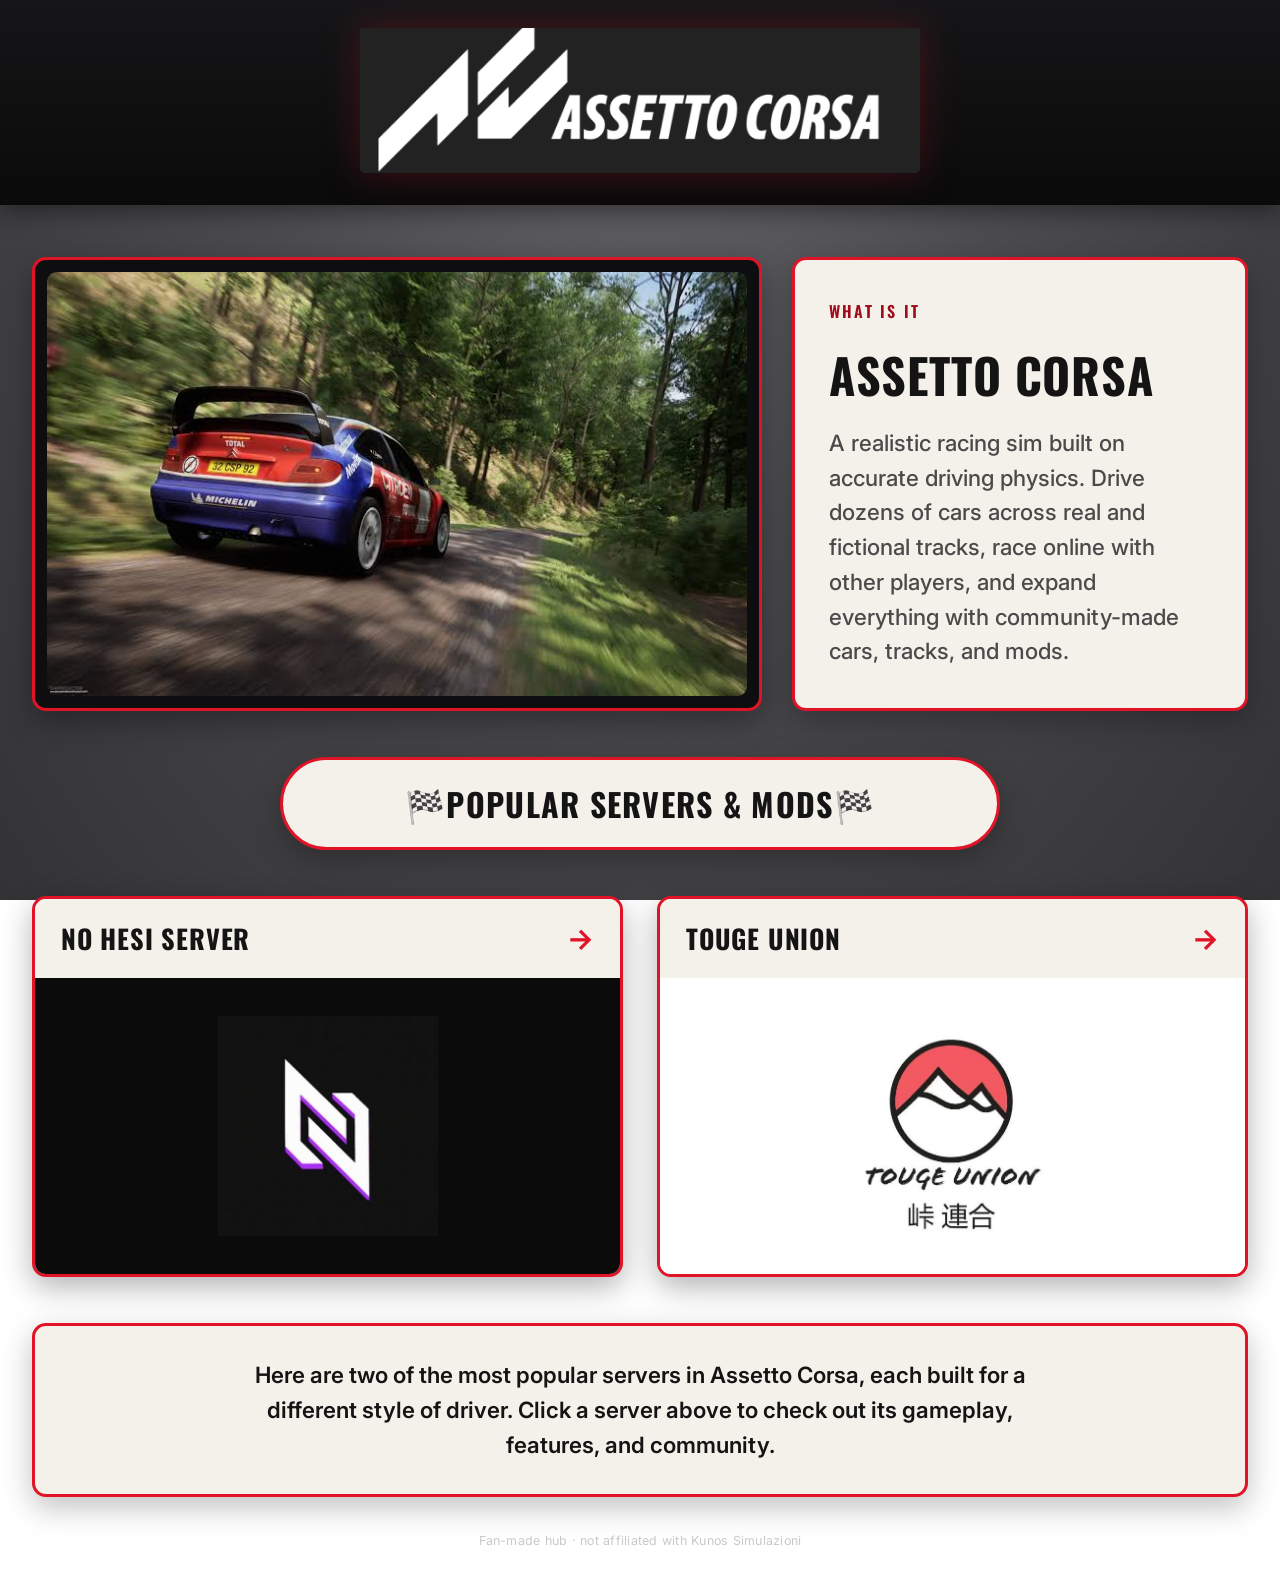
<file: index.html>
<!DOCTYPE html>
<html lang="en">
<head>
<meta charset="UTF-8">
<meta name="viewport" content="width=device-width, initial-scale=1.0">
<title>Assetto Corsa — Servers & Mods</title>
<meta name="description" content="Assetto Corsa hub: game overview and the two most popular community servers, No Hesi and Touge Union.">
<link rel="preconnect" href="https://fonts.googleapis.com">
<link rel="preconnect" href="https://fonts.gstatic.com" crossorigin>
<link href="https://fonts.googleapis.com/css2?family=Oswald:wght@500;600;700&family=Inter:wght@400;500;600&display=swap" rel="stylesheet">
<link rel="stylesheet" href="style.css">
</head>
<body>

<header>
    <img src="images/acbanner.png" alt="Assetto Corsa" class="logo">
</header>

<main>

    <!-- Top Information -->
    <section class="top-section">

        <div class="image-box">
            <img src="images/accar.png" alt="Rally car cutting through a forest stage in Assetto Corsa">
        </div>

        <div class="text-box">
            <span class="eyebrow">What is it</span>
            <h2>Assetto Corsa</h2>
            <p>
                A realistic racing sim built on accurate driving physics.
                Drive dozens of cars across real and fictional tracks,
                race online with other players, and expand everything
                with community-made cars, tracks, and mods.
            </p>
        </div>

    </section>

    <!-- Section Heading -->
    <section class="heading">
        <h2>🏁Popular Servers &amp; Mods🏁</h2>
    </section>

    <!-- Cards -->
    <section class="cards">

        <a href="no-hesi.html" class="card">
            <div class="card-head">
                <h3>No Hesi Server</h3>
                <span class="arrow">→</span>
            </div>
            <div class="card-body dark">
                <img src="images/nohesilogo.png" alt="No Hesi Server logo">
            </div>
        </a>

        <a href="touge-union.html" class="card">
            <div class="card-head">
                <h3>Touge Union</h3>
                <span class="arrow">→</span>
            </div>
            <div class="card-body light">
                <img src="images/tougelogo.png" alt="Touge Union logo">
            </div>
        </a>

    </section>

    <!-- Bottom Text -->
    <section class="bottom-text">
        <p>
            Here are two of the most popular servers in Assetto Corsa, each built
            for a different style of driver. Click a server above to check out its
            gameplay, features, and community.
        </p>
    </section>

</main>

<footer>
    <p>Fan-made hub &middot; not affiliated with Kunos Simulazioni</p>
</footer>

</body>
</html>
</file>
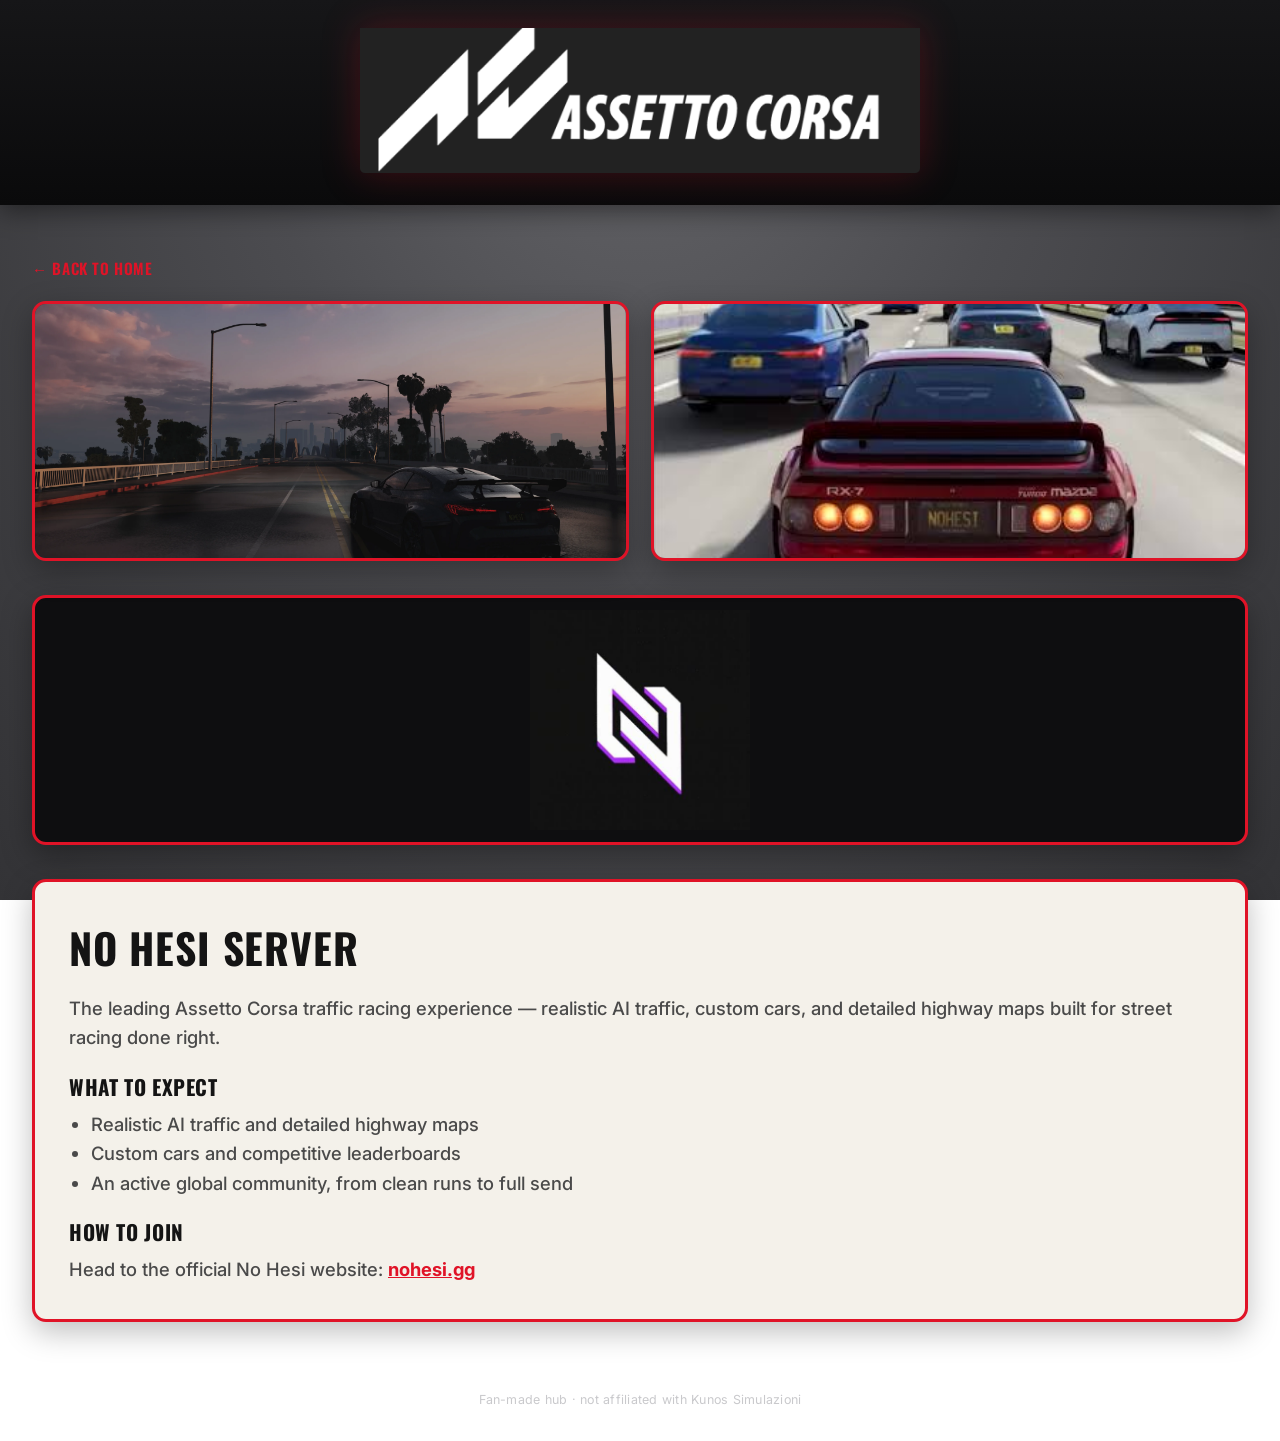
<file: no-hesi.html>
<!DOCTYPE html>
<html lang="en">
<head>
<meta charset="UTF-8">
<meta name="viewport" content="width=device-width, initial-scale=1.0">
<title>No Hesi Server — Assetto Corsa</title>
<meta name="description" content="No Hesi Server: an Assetto Corsa community server built for aggressive, no-hesitation racing.">
<link rel="preconnect" href="https://fonts.googleapis.com">
<link rel="preconnect" href="https://fonts.gstatic.com" crossorigin>
<link href="https://fonts.googleapis.com/css2?family=Oswald:wght@500;600;700&family=Inter:wght@400;500;600&display=swap" rel="stylesheet">
<link rel="stylesheet" href="style.css">
</head>
<body>

<header>
    <img src="images/acbanner.png" alt="Assetto Corsa" class="logo">
</header>

<main>

    <a href="index.html" class="back-link">← Back to home</a>

    <div class="gallery">
        <img src="images/nohesi-1.webp" alt="No Hesi car parked on a bridge at dusk">
        <img src="images/nohesi-2.jpg" alt="No Hesi car racing in traffic">
    </div>

    <div class="detail-hero dark">
        <img src="images/nohesilogo.png" alt="No Hesi Server logo">
    </div>

    <div class="detail-box">
        <h1>No Hesi Server</h1>
        <p>
            The leading Assetto Corsa traffic racing experience — realistic
            AI traffic, custom cars, and detailed highway maps built for
            street racing done right. 
        </p>

        <h3>What to expect</h3>
        <ul>
            <li>Realistic AI traffic and detailed highway maps</li>
            <li>Custom cars and competitive leaderboards</li>
            <li>An active global community, from clean runs to full send</li>
        </ul>

        <h3>How to join</h3>
        <p>
            Head to the official No Hesi website:
            <a href="https://nohesi.gg/" class="inline-link">nohesi.gg</a>
        </p>
    </div>

</main>

<footer>
    <p>Fan-made hub &middot; not affiliated with Kunos Simulazioni</p>
</footer>

</body>
</html>
</file>
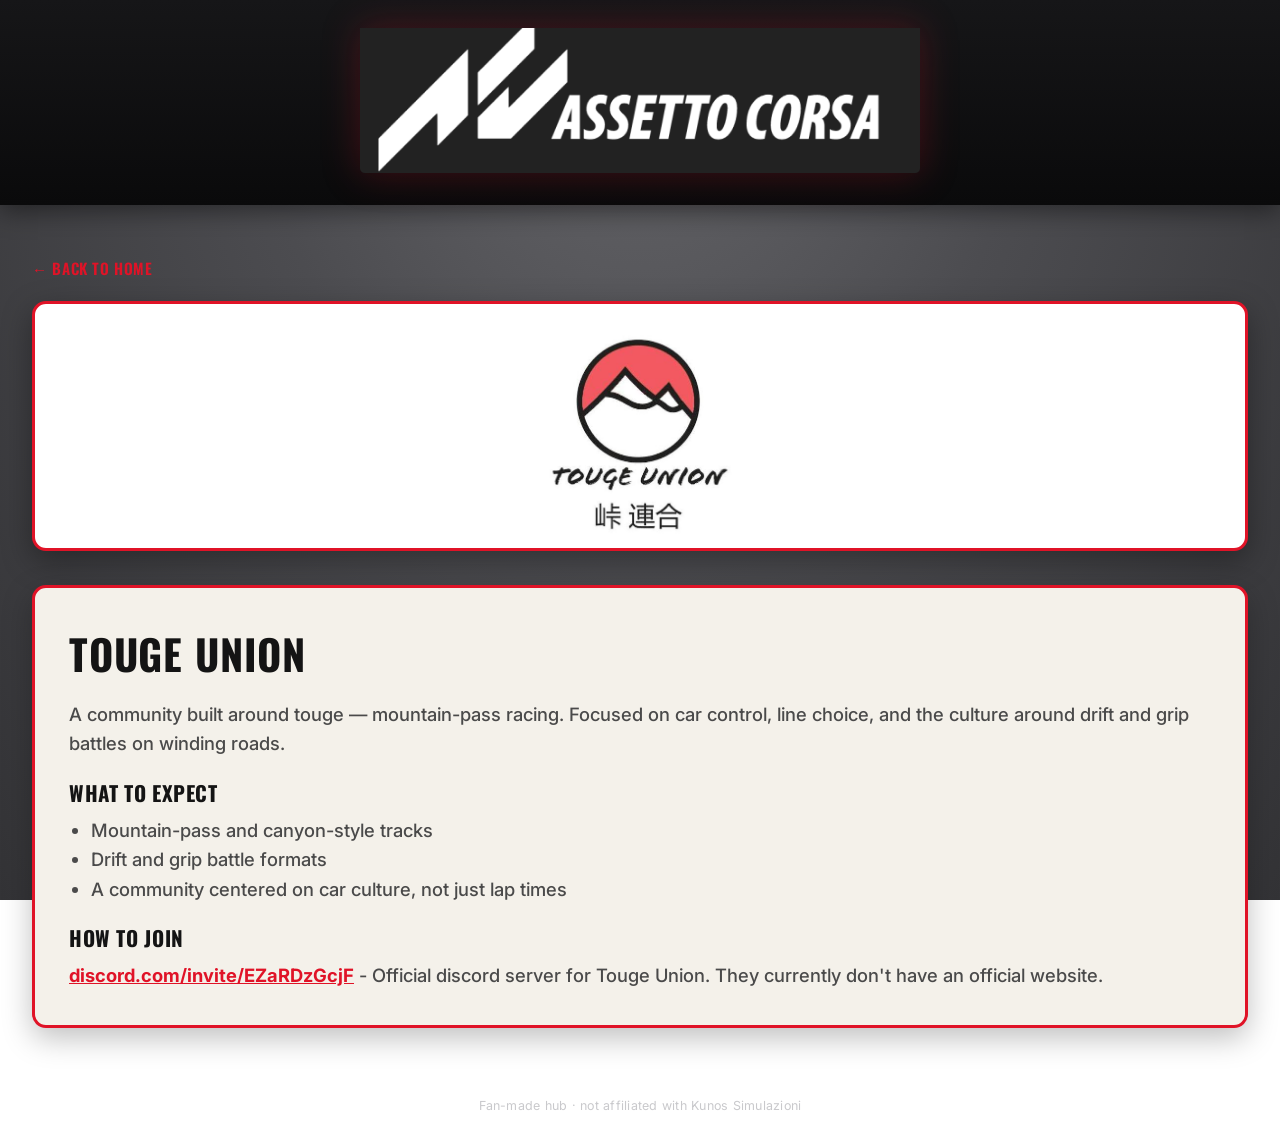
<file: touge-union.html>
<!DOCTYPE html>
<html lang="en">
<head>
<meta charset="UTF-8">
<meta name="viewport" content="width=device-width, initial-scale=1.0">
<title>Touge Union — Assetto Corsa</title>
<meta name="description" content="Touge Union: an Assetto Corsa community server focused on mountain-pass touge racing.">
<link rel="preconnect" href="https://fonts.googleapis.com">
<link rel="preconnect" href="https://fonts.gstatic.com" crossorigin>
<link href="https://fonts.googleapis.com/css2?family=Oswald:wght@500;600;700&family=Inter:wght@400;500;600&display=swap" rel="stylesheet">
<link rel="stylesheet" href="style.css">
</head>
<body>

<header>
    <img src="images/acbanner.png" alt="Assetto Corsa" class="logo">
</header>

<main>

    <a href="index.html" class="back-link">← Back to home</a>

    <div class="detail-hero light">
        <img src="images/tougelogo.png" alt="Touge Union logo">
    </div>

    <div class="detail-box">
        <h1>Touge Union</h1>
        <p>
            A community built around touge — mountain-pass racing.
            Focused on car control, line choice, and the culture around
            drift and grip battles on winding roads.
        </p>

        <h3>What to expect</h3>
        <ul>
            <li>Mountain-pass and canyon-style tracks</li>
            <li>Drift and grip battle formats</li>
            <li>A community centered on car culture, not just lap times</li>
        </ul>

        <h3>How to join</h3>
        <p>
            <a href="https://discord.com/invite/EZaRDzGcjF" class="inline-link" target="_blank" rel="noopener">discord.com/invite/EZaRDzGcjF</a> - Official discord server for Touge Union. They currently don't have an official website.
        </p>
    </div>

</main>

<footer>
    <p>Fan-made hub &middot; not affiliated with Kunos Simulazioni</p>
</footer>

</body>
</html>
</file>
<file: style.css>
/* ============================================================
   Design tokens
   ============================================================ */
:root{
    --bg:            #4c4c50;
    --bg-deep:       #333336;
    --panel:         #f4f1ea;
    --panel-dim:     #e7e3d9;
    --ink:           #141414;
    --ink-soft:      #4a4a4a;
    --card-dark:     #0e0e10;
    --red:           #e01327;
    --red-dark:      #a10c1c;
    --red-glow:      rgba(224,19,39,0.45);
    --header-bg:     #161618;

    --font-display:  'Oswald', 'Arial Narrow', sans-serif;
    --font-body:     'Inter', -apple-system, sans-serif;

    --radius:        14px;
    --border:        3px solid var(--red);
}

*{
    margin:0;
    padding:0;
    box-sizing:border-box;
}

body{
    background:
        radial-gradient(ellipse at 50% -10%, #6a6a6e 0%, var(--bg) 45%, var(--bg-deep) 100%);
    background-attachment:fixed;
    color:var(--ink);
    font-family:var(--font-body);
    -webkit-font-smoothing:antialiased;
}

img{ display:block; max-width:100%; }

a{ color:inherit; text-decoration:none; }

/* ============================================================
   Header
   ============================================================ */
header{
    background:
        linear-gradient(180deg, var(--header-bg) 0%, #0a0a0b 100%);
    text-align:center;
    padding:28px 20px 32px;
    box-shadow:0 6px 24px rgba(0,0,0,0.45);
    position:relative;
    z-index:2;
}

.logo{
    width:560px;
    max-width:90%;
    margin:0 auto;
    filter:drop-shadow(0 0 18px rgba(224,19,39,0.25));
}

/* ============================================================
   Layout shell
   ============================================================ */
main{
    max-width:1320px;
    margin:0 auto;
    padding:52px 32px 10px;
}

/* ============================================================
   Top section: hero image + intro text
   ============================================================ */
.top-section{
    display:grid;
    grid-template-columns:1.6fr 1fr;
    gap:30px;
    margin-bottom:46px;
}

.image-box{
    position:relative;
    background:var(--card-dark);
    border:var(--border);
    border-radius:var(--radius);
    padding:12px;
    overflow:hidden;
    box-shadow:0 10px 30px rgba(0,0,0,0.35);
    min-height:440px;
}

.image-box img{
    width:100%;
    height:100%;
    object-fit:cover;
    border-radius:8px;
}

.text-box{
    background:var(--panel);
    border:var(--border);
    border-radius:var(--radius);
    padding:34px 34px;
    display:flex;
    flex-direction:column;
    justify-content:center;
    gap:16px;
    box-shadow:0 10px 30px rgba(0,0,0,0.25);
}

.eyebrow{
    font-family:var(--font-display);
    font-size:1rem;
    font-weight:600;
    letter-spacing:0.14em;
    text-transform:uppercase;
    color:var(--red-dark);
}

.text-box h2{
    font-family:var(--font-display);
    font-size:3rem;
    font-weight:700;
    letter-spacing:0.02em;
    text-transform:uppercase;
    color:var(--ink);
}

.text-box p{
    font-size:1.4rem;
    line-height:1.55;
    font-weight:500;
    color:var(--ink-soft);
}

/* ============================================================
   Section heading
   ============================================================ */
.heading{
    width:min(720px, 100%);
    margin:0 auto 46px;
    background:var(--panel);
    border:var(--border);
    border-radius:999px;
    text-align:center;
    padding:20px 34px;
    display:flex;
    align-items:center;
    justify-content:center;
    gap:18px;
    box-shadow:0 10px 30px rgba(0,0,0,0.25);
}

.heading h2{
    font-family:var(--font-display);
    font-size:2rem;
    font-weight:700;
    text-transform:uppercase;
    letter-spacing:0.04em;
    color:var(--ink);
}

/* ============================================================
   Cards
   ============================================================ */
.cards{
    display:grid;
    grid-template-columns:repeat(2,1fr);
    gap:34px;
    margin-bottom:46px;
}

.card{
    display:block;
    border:var(--border);
    border-radius:var(--radius);
    overflow:hidden;
    background:var(--panel);
    box-shadow:0 10px 30px rgba(0,0,0,0.3);
}

.card-head{
    display:flex;
    align-items:center;
    justify-content:space-between;
    padding:20px 26px;
    background:var(--panel);
}

.card-head h3{
    font-family:var(--font-display);
    font-size:1.65rem;
    font-weight:700;
    text-transform:uppercase;
    letter-spacing:0.03em;
    color:var(--ink);
}

.arrow{
    font-size:1.8rem;
    font-weight:700;
    color:var(--red);
}

.card-body{
    display:flex;
    align-items:center;
    justify-content:center;
    padding:38px;
    min-height:280px;
}

.card-body.dark{ background:#0b0b0c; }
.card-body.light{ background:#ffffff; }

.card-body img{
    max-width:82%;
    max-height:220px;
    width:auto;
}

/* ============================================================
   Bottom text
   ============================================================ */
.bottom-text{
    background:var(--panel);
    border:var(--border);
    border-radius:var(--radius);
    text-align:center;
    padding:32px 40px;
    box-shadow:0 10px 30px rgba(0,0,0,0.25);
}

.bottom-text p{
    font-size:1.4rem;
    font-weight:600;
    line-height:1.55;
    color:var(--ink);
    max-width:820px;
    margin:0 auto;
}

/* ============================================================
   Detail pages (No Hesi / Touge Union)
   ============================================================ */
.back-link{
    display:inline-block;
    font-family:var(--font-display);
    font-weight:600;
    letter-spacing:0.04em;
    text-transform:uppercase;
    font-size:0.95rem;
    color:var(--red);
    margin-bottom:22px;
}

.detail-hero{
    background:var(--card-dark);
    border:var(--border);
    border-radius:var(--radius);
    padding:12px;
    overflow:hidden;
    box-shadow:0 10px 30px rgba(0,0,0,0.35);
    margin-bottom:34px;
    min-height:220px;
    display:flex;
    align-items:center;
    justify-content:center;
}

.detail-hero.light{ background:#ffffff; }

.detail-hero img{
    max-height:220px;
    width:auto;
}

.detail-box{
    background:var(--panel);
    border:var(--border);
    border-radius:var(--radius);
    padding:34px;
    margin-bottom:34px;
    box-shadow:0 10px 30px rgba(0,0,0,0.25);
}

.detail-box h1{
    font-family:var(--font-display);
    font-size:2.6rem;
    font-weight:700;
    text-transform:uppercase;
    letter-spacing:0.02em;
    margin-bottom:16px;
}

.detail-box h3{
    font-family:var(--font-display);
    font-size:1.3rem;
    font-weight:700;
    text-transform:uppercase;
    letter-spacing:0.03em;
    margin:18px 0 8px;
}

.detail-box p, .detail-box li{
    font-size:1.15rem;
    line-height:1.6;
    font-weight:500;
    color:var(--ink-soft);
}

.detail-box ul{ padding-left:22px; }

.inline-link{
    color:var(--red);
    font-weight:700;
    text-decoration:underline;
}

.gallery{
    display:grid;
    grid-template-columns:1fr 1fr;
    gap:22px;
    margin-bottom:34px;
}

.gallery img{
    width:100%;
    height:260px;
    object-fit:cover;
    border:var(--border);
    border-radius:var(--radius);
    box-shadow:0 10px 30px rgba(0,0,0,0.3);
}

@media (max-width:700px){
    .gallery{ grid-template-columns:1fr; }
}

/* ============================================================
   Footer
   ============================================================ */
footer{
    text-align:center;
    padding:26px 20px 34px;
    font-size:0.78rem;
    color:#c9c9cc;
    letter-spacing:0.02em;
}

/* ============================================================
   Responsive
   ============================================================ */
@media (max-width:900px){
    .top-section{
        grid-template-columns:1fr;
    }
    .image-box{ min-height:280px; }
    .cards{
        grid-template-columns:1fr;
    }
    .logo{ width:340px; }
    .heading{ border-radius:var(--radius); }
    .text-box h2{ font-size:2.2rem; }
    .text-box p{ font-size:1.2rem; }
    .heading h2{ font-size:1.6rem; }
    .card-head h3{ font-size:1.35rem; }
    .bottom-text p{ font-size:1.2rem; }
}

@media (max-width:420px){
    main{ padding:30px 16px 10px; }
    .text-box{ padding:26px 22px; }
    .text-box h2{ font-size:1.7rem; }
    .text-box p{ font-size:1.05rem; }
    .heading{ padding:16px 22px; }
    .heading h2{ font-size:1.2rem; }
    .card-head h3{ font-size:1.15rem; }
    .bottom-text p{ font-size:1.05rem; }
}
</file>
